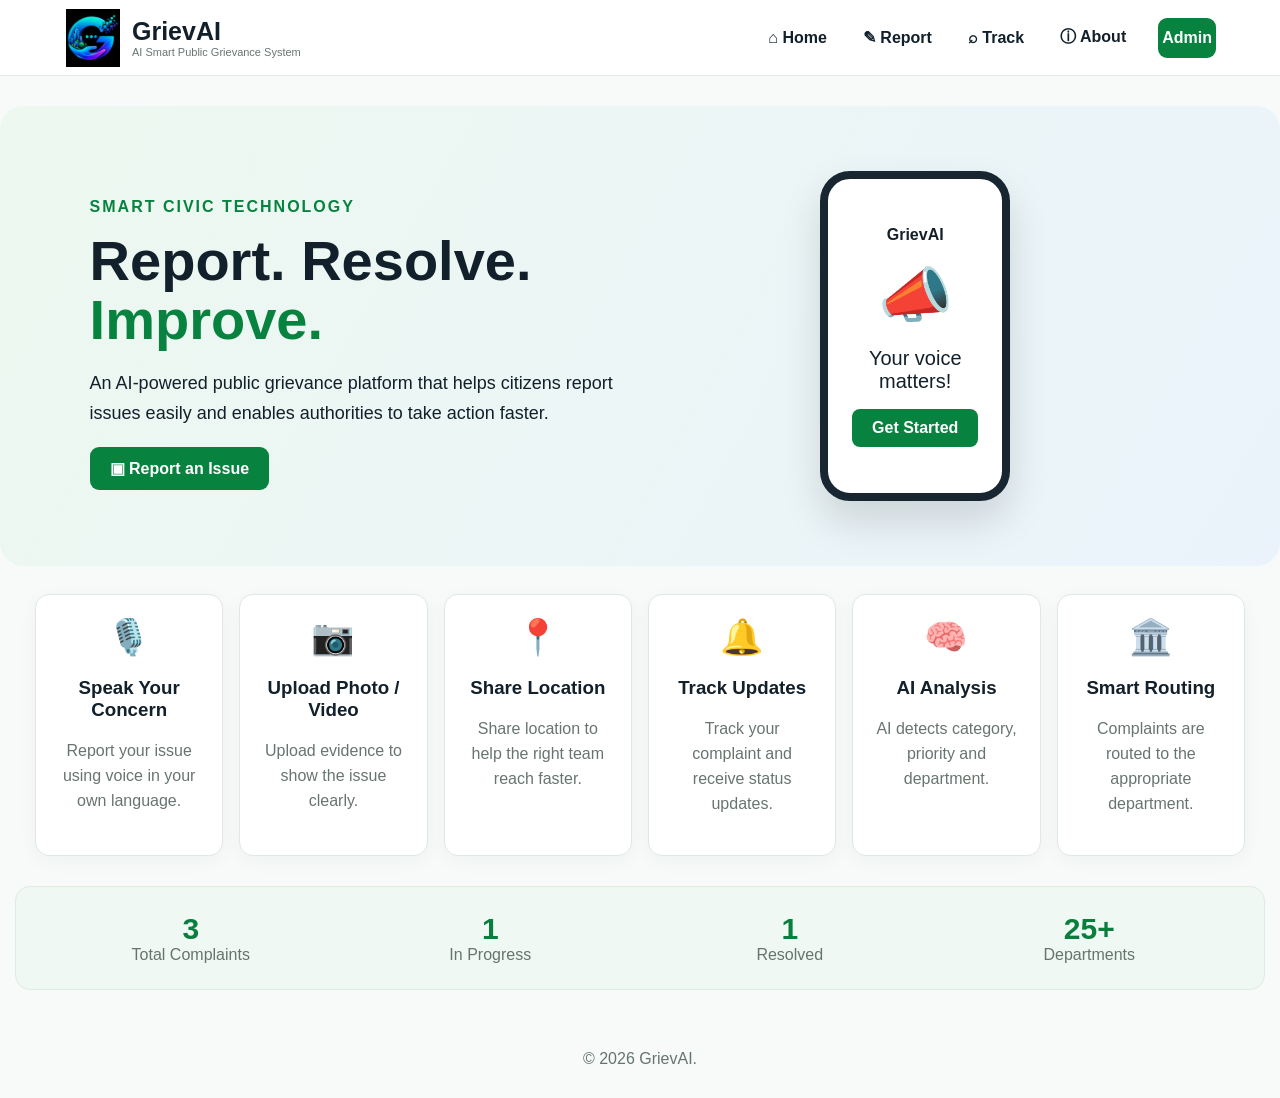
<file: index.html>
<!DOCTYPE html>
<html lang="en">
<head>
    <meta charset="UTF-8">
    <meta name="viewport" content="width=device-width, initial-scale=1.0">

    <title>GrievAI | Smart Public Grievance System</title>

     <!-- GrievAI Browser Icon -->
    <link
        rel="icon"
        type="image/x-icon"
        href="logo.ico"
    >

    <!-- Main CSS -->
    <link
        rel="stylesheet"
        href="css/style.css"
    >

<body>

<header class="topbar">

    <a class="brand" href="index.html">

        <img
            src="logo.png"
            alt="GrievAI Logo"
            class="logo"
        >

        <span>
            <b>GrievAI</b>
            <small>AI Smart Public Grievance System</small>
        </span>

    </a>

    <nav>

        <a href="index.html">⌂ Home</a>

        <a href="report.html">✎ Report</a>

        <a href="track.html">⌕ Track</a>

        <a href="index.html#about">ⓘ About</a>

        <a class="login-btn" href="dashboard.html">
            Admin
        </a>

    </nav>

</header>


<main>

    <!-- HERO SECTION -->

    <section class="hero">

        <div>

            <p class="eyebrow">
                SMART CIVIC TECHNOLOGY
            </p>

            <h1>
                Report. Resolve.
                <br>
                <span>Improve.</span>
            </h1>

            <p class="hero-text">
                An AI-powered public grievance platform that helps
                citizens report issues easily and enables authorities
                to take action faster.
            </p>

            <a class="btn primary" href="report.html">
                ▣ Report an Issue
            </a>

        </div>


        <div class="hero-art">

            <div class="city">
                🏙️
            </div>

            <div class="phone">

                <b>GrievAI</b>

                <strong>📣</strong>

                <span>
                    Your voice
                    <br>
                    matters!
                </span>

                <a href="report.html">
                    Get Started
                </a>

            </div>

        </div>

    </section>


    <!-- FEATURES -->

    <section class="features">

        <article>

            <div class="icon">
                🎙️
            </div>

            <h3>
                Speak Your Concern
            </h3>

            <p>
                Report your issue using voice
                in your own language.
            </p>

        </article>


        <article>

            <div class="icon">
                📷
            </div>

            <h3>
                Upload Photo / Video
            </h3>

            <p>
                Upload evidence to show the
                issue clearly.
            </p>

        </article>


        <article>

            <div class="icon">
                📍
            </div>

            <h3>
                Share Location
            </h3>

            <p>
                Share location to help the
                right team reach faster.
            </p>

        </article>


        <article>

            <div class="icon">
                🔔
            </div>

            <h3>
                Track Updates
            </h3>

            <p>
                Track your complaint and
                receive status updates.
            </p>

        </article>


        <article>

            <div class="icon">
                🧠
            </div>

            <h3>
                AI Analysis
            </h3>

            <p>
                AI detects category,
                priority and department.
            </p>

        </article>


        <article>

            <div class="icon">
                🏛️
            </div>

            <h3>
                Smart Routing
            </h3>

            <p>
                Complaints are routed to
                the appropriate department.
            </p>

        </article>

    </section>


    <!-- STATISTICS -->

    <section class="stats" id="about">

        <div>

            <b id="totalStat">
                0
            </b>

            <span>
                Total Complaints
            </span>

        </div>


        <div>

            <b id="progressStat">
                0
            </b>

            <span>
                In Progress
            </span>

        </div>


        <div>

            <b id="resolvedStat">
                0
            </b>

            <span>
                Resolved
            </span>

        </div>


        <div>

            <b>
                25+
            </b>

            <span>
                Departments
            </span>

        </div>

    </section>

</main>


<footer>

    © 2026 GrievAI.

</footer>


<script src="js/app.js"></script>

</body>
</html>
</file>
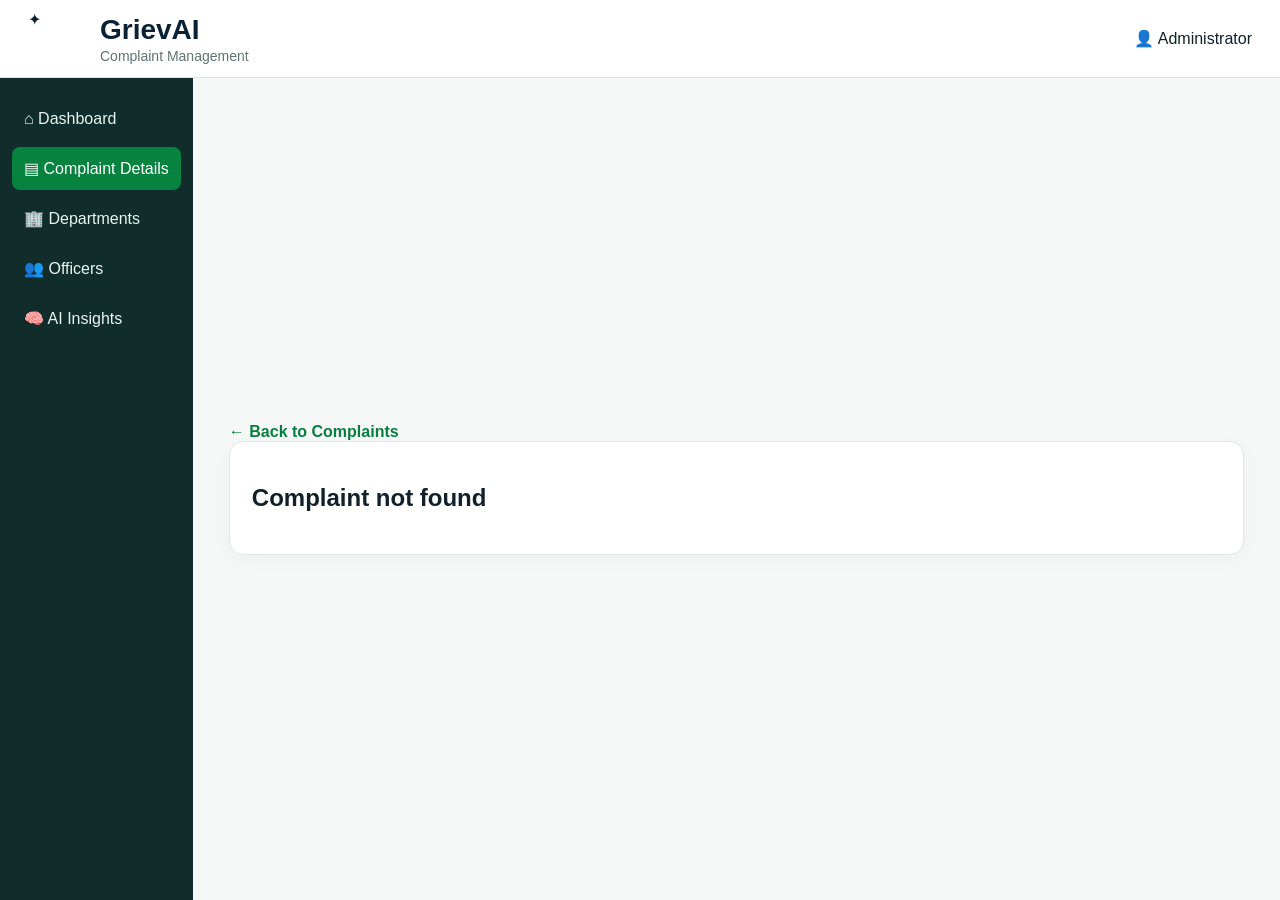
<file: complaint-details.html>
<!DOCTYPE html>
<html lang="en">

<head>

<meta charset="UTF-8">

<meta
    name="viewport"
    content="width=device-width, initial-scale=1.0"
>

<title>Complaint Details | GrievAI</title>
<link
        rel="icon"
        type="image/x-icon"
        href="logo.ico"
    >
<link rel="stylesheet" href="css/style.css">

</head>


<body class="admin-body">


<header class="admin-top">

<a
    class="brand light-brand"
    href="dashboard.html"
>

<span class="logo">
✦
</span>

<span>

<b>
GrievAI
</b>

<small>
Complaint Management
</small>

</span>

</a>


<div class="admin-user">
👤 Administrator
</div>

</header>



<div class="admin-layout">


<aside class="sidebar">

<a href="dashboard.html">
⌂ Dashboard
</a>

<a class="side-active">
▤ Complaint Details
</a>

<a href="departments.html">
🏢 Departments
</a>

<a>
👥 Officers
</a>

<a>
🧠 AI Insights
</a>

</aside>



<main class="admin-main">

<a
    href="dashboard.html"
    class="back"
>
← Back to Complaints
</a>


<div id="detail"></div>


</main>

</div>


<script src="js/app.js"></script>

<script src="js/details.js"></script>

</body>

</html>
</file>
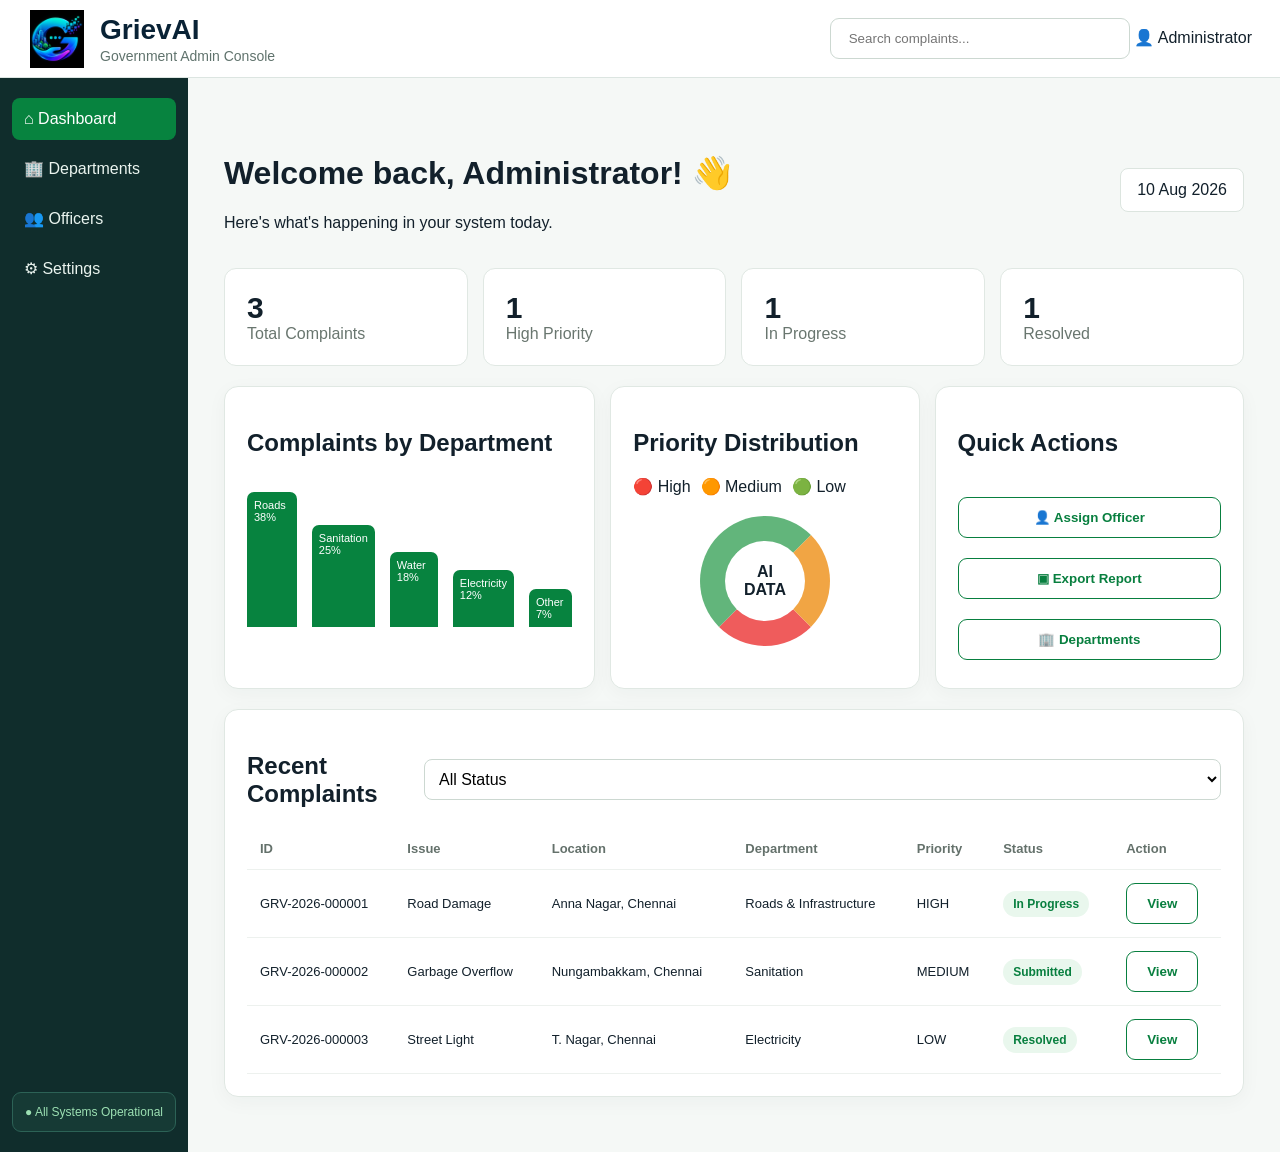
<file: dashboard.html>
<!DOCTYPE html>
<html lang="en">

<head>

    <meta charset="UTF-8">

    <meta
        name="viewport"
        content="width=device-width, initial-scale=1.0"
    >

    <title>
        GrievAI | Admin Dashboard
    </title>

    <!-- Dashboard Browser Tab Logo -->
    <link
        rel="icon"
        type="image/x-icon"
        href="logo.ico"
    >

    <!-- Main CSS -->
    <link
        rel="stylesheet"
        href="css/style.css"
    >

</head>

<body class="admin-body">


<header class="admin-top">

    <a
        class="brand light-brand"
        href="dashboard.html"
    >

        <img
            src="logo.png"
            alt="GrievAI Logo"
            class="logo"
        >

        <span>
            <b>GrievAI</b>
            <small>Government Admin Console</small>
        </span>

    </a>


    <div>

        <input
            id="adminSearch"
            placeholder="Search complaints..."
        >

        <span class="admin-user">
            👤 Administrator
        </span>

    </div>

</header>



<div class="admin-layout">


<aside class="sidebar">

<a class="side-active">
⌂ Dashboard
</a>

<a href="departments.html">
🏢 Departments
</a>

<a href="officers.html">
    👥 Officers
</a>

<a href="#" id="settingsBtn">
    ⚙ Settings
</a>


<div class="system">
● All Systems Operational
</div>

</aside>


<main class="admin-main">


<div class="admin-heading">

<div>

<h1>
Welcome back, Administrator! 👋
</h1>

<p>
Here's what's happening in your system today.
</p>

</div>


<span class="date">
10 Aug 2026
</span>

</div>



<section class="kpis">


<div>

<b id="kTotal">
0
</b>

<span>
Total Complaints
</span>

</div>


<div>

<b id="kHigh">
0
</b>

<span>
High Priority
</span>

</div>


<div>

<b id="kProgress">
0
</b>

<span>
In Progress
</span>

</div>


<div>

<b id="kResolved">
0
</b>

<span>
Resolved
</span>

</div>


</section>



<section class="charts">


<div class="card chart">

<h2>
Complaints by Department
</h2>


<div class="bars">

<i style="height:90%">
Roads 38%
</i>

<i style="height:68%">
Sanitation 25%
</i>

<i style="height:50%">
Water 18%
</i>

<i style="height:38%">
Electricity 12%
</i>

<i style="height:25%">
Other 7%
</i>

</div>

</div>



<div class="card chart">

<h2>
Priority Distribution
</h2>


<div class="priority-legend">

<span>
🔴 High
</span>

<span>
🟠 Medium
</span>

<span>
🟢 Low
</span>

</div>


<div class="donut">
AI
<br>
DATA
</div>

</div>



<div class="card chart">

<h2>
Quick Actions
</h2>


<button
    class="btn outline full"
    onclick="alert('Officer assignment panel opened')"
>
👤 Assign Officer
</button>


<button
    class="btn outline full"
    onclick="alert('Report exported')"
>
▣ Export Report
</button>


<button
    class="btn outline full"
    onclick="location.href='departments.html'"
>
🏢 Departments
</button>

</div>


</section>



<section class="card">


<div class="table-head">

<h2>
Recent Complaints
</h2>


<select id="statusFilter">

<option value="">
All Status
</option>

<option>
Submitted
</option>

<option>
In Progress
</option>

<option>
Resolved
</option>

</select>

</div>


<div class="table-wrap">

<table>

<thead>

<tr>

<th>ID</th>

<th>Issue</th>

<th>Location</th>

<th>Department</th>

<th>Priority</th>

<th>Status</th>

<th>Action</th>

</tr>

</thead>


<tbody id="complaintTable"></tbody>

</table>

</div>

</section>


</main>

</div>


<script src="js/app.js"></script>

<script src="js/dashboard.js"></script>

<!-- SETTINGS MODAL -->

<div class="modal" id="settingsModal">

    <div class="modal-box">

        <button
            class="modal-close"
            id="closeSettingsModal"
        >
            ×
        </button>

        <h2>⚙ Settings</h2>

        <p class="muted">
            Customize your GrievAI administration panel.
        </p>

        <div class="setting-row">

            <div>
                <b>Dark Mode</b>

                <small>
                    Change the entire GrievAI interface
                    to dark mode.
                </small>
            </div>

            <label class="switch">

                <input
                    type="checkbox"
                    id="darkModeToggle"
                >

                <span class="slider"></span>

            </label>

        </div>

        <div class="setting-info">
            🌙 Dark mode preference is saved automatically.
        </div>

    </div>

</div>
    
</body>

</html>
</file>
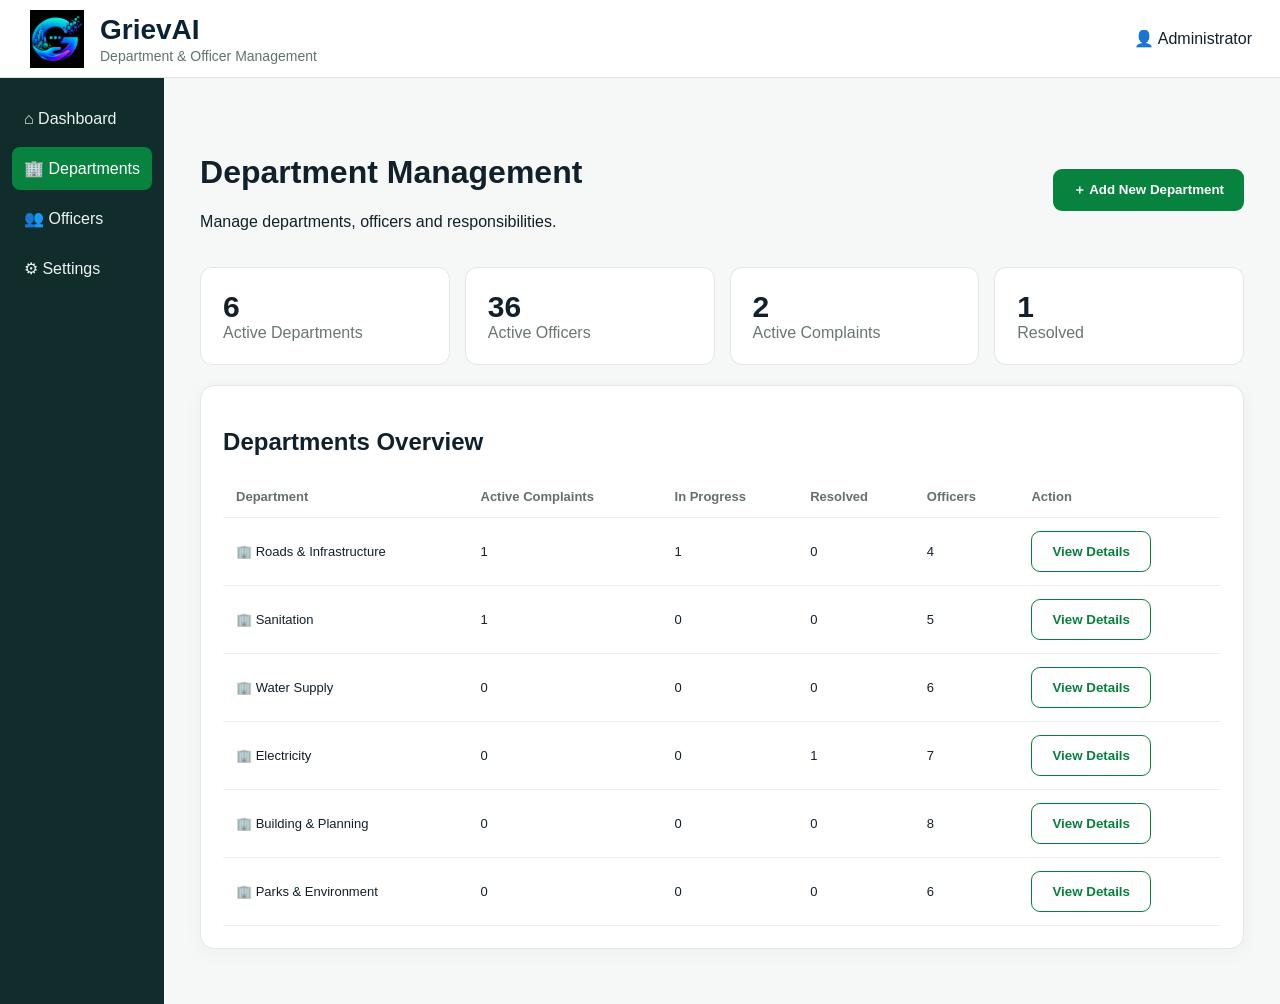
<file: departments.html>
<!DOCTYPE html>
<html lang="en">

<head>

<meta charset="UTF-8">

<meta
    name="viewport"
    content="width=device-width, initial-scale=1.0"
>

<title>Departments | GrievAI</title>
<link
        rel="icon"
        type="image/x-icon"
        href="logo.ico"
    >
<link rel="stylesheet" href="css/style.css">

</head>


<body class="admin-body">


<header class="admin-top">

<a
    class="brand light-brand"
    href="dashboard.html"
>

<img
            src="logo.png"
            alt="GrievAI Logo"
            class="logo"
        >

<span>

<b>
GrievAI
</b>

<small>
Department & Officer Management
</small>

</span>

</a>


<div class="admin-user">
👤 Administrator
</div>

</header>



<div class="admin-layout">


<aside class="sidebar">

<a href="dashboard.html">
⌂ Dashboard
</a>

<a class="side-active">
🏢 Departments
</a>

<a href="officers.html">
    👥 Officers
</a>

<a href="#" id="settingsBtn">
    ⚙ Settings
</a>

</aside>



<main class="admin-main">


<div class="admin-heading">

<div>

<h1>
Department Management
</h1>

<p>
Manage departments, officers and responsibilities.
</p>

</div>


<button
    class="btn primary"
    id="addDepartmentBtn"
>
    ＋ Add New Department
</button>

</div>



<section class="kpis">


<div>

<b>
12
</b>

<span>
Active Departments
</span>

</div>


<div>

<b>
48
</b>

<span>
Active Officers
</span>

</div>


<div>

<b id="dComplaints">
0
</b>

<span>
Active Complaints
</span>

</div>


<div>

<b id="dResolved">
0
</b>

<span>
Resolved
</span>

</div>


</section>



<section class="card">

<h2>
Departments Overview
</h2>


<div class="table-wrap">

<table>

<thead>

<tr>

<th>
Department
</th>

<th>
Active Complaints
</th>

<th>
In Progress
</th>

<th>
Resolved
</th>

<th>
Officers
</th>

<th>
Action
</th>

</tr>

</thead>


<tbody id="deptTable"></tbody>

</table>

</div>

</section>

<!-- ADD DEPARTMENT MODAL -->

<div
    class="modal"
    id="departmentModal"
>

    <div class="modal-box">

        <button
            class="modal-close"
            id="closeDepartmentModal"
        >
            ×
        </button>

        <h2>
            Add New Department
        </h2>

        <p class="muted">
            Enter the department details below.
        </p>


        <label>
            Department Name
        </label>

        <input
            type="text"
            id="newDepartmentName"
            placeholder="Example: Public Health"
        >


        <label>
            Number of Officers
        </label>

        <input
            type="number"
            id="newDepartmentOfficers"
            placeholder="Example: 5"
            min="1"
        >


        <label>
            Department Description
        </label>

        <textarea
            id="newDepartmentDescription"
            placeholder="Enter department responsibilities..."
        ></textarea>


        <button
            class="btn primary full"
            id="saveDepartmentBtn"
        >
            ✓ Add Department
        </button>

    </div>

</div>


<!-- SETTINGS MODAL -->

<div
    class="modal"
    id="settingsModal"
>

    <div class="modal-box">

        <button
            class="modal-close"
            id="closeSettingsModal"
        >
            ×
        </button>

        <h2>
            ⚙ Settings
        </h2>

        <p class="muted">
            Customize your GrievAI administration panel.
        </p>


        <div class="setting-row">

            <div>

                <b>
                    Dark Mode
                </b>

                <small>
                    Change the entire GrievAI interface
                    to dark mode.
                </small>

            </div>


            <label class="switch">

                <input
                    type="checkbox"
                    id="darkModeToggle"
                >

                <span class="slider"></span>

            </label>

        </div>


        <div class="setting-info">

            🌙 Dark mode preference is saved
            automatically.

        </div>

    </div>

</div>
</main>

</div>


<script src="js/app.js"></script>

<script src="js/departments.js"></script>

</body>

</html>
</file>
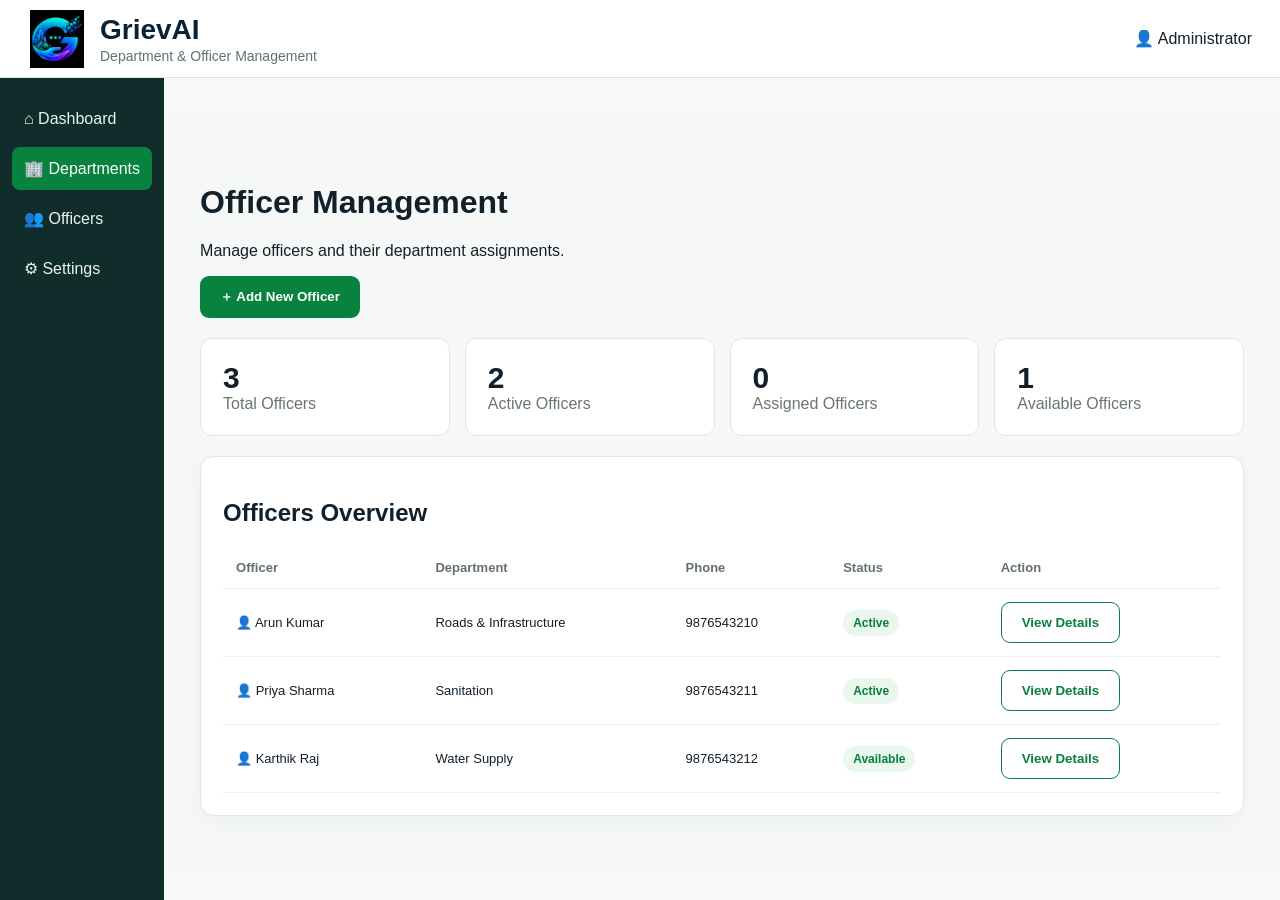
<file: officers.html>
<!DOCTYPE html>
<html lang="en">

<head>

    <meta charset="UTF-8">

    <meta
        name="viewport"
        content="width=device-width, initial-scale=1.0"
    >

    <title>GrievAI | Officer Management</title>

    <link
        rel="icon"
        type="image/x-icon"
        href="logo.ico"
    >

    <link
        rel="stylesheet"
        href="css/style.css"
    >

</head>

<body>

<header class="admin-top">

    <a
        class="brand light-brand"
        href="dashboard.html"
    >

        <img
            src="logo.png"
            alt="GrievAI Logo"
            class="logo"
        >

        <span>
            <b>GrievAI</b>
            <small>Department & Officer Management</small>
        </span>

    </a>

    <span>
        👤 Administrator
    </span>

</header>


<div class="admin-layout">

    <aside class="sidebar">

<a href="dashboard.html">
⌂ Dashboard
</a>

<a class="side-active">
🏢 Departments
</a>

<a href="officers.html">
    👥 Officers
</a>

<a href="#" id="settingsBtn">
    ⚙ Settings
</a>

</aside>



    <main class="admin-main">

        <div class="page-title">

            <div>

                <h1>
                    Officer Management
                </h1>

                <p>
                    Manage officers and their department assignments.
                </p>

            </div>

            <button
                class="btn primary"
                id="addOfficerBtn"
            >
                ＋ Add New Officer
            </button>

        </div>


        <section class="kpis">

            <div>
                <b id="totalOfficers">
                    0
                </b>

                <span>
                    Total Officers
                </span>
            </div>

            <div>
                <b id="activeOfficers">
                    0
                </b>

                <span>
                    Active Officers
                </span>
            </div>

            <div>
                <b id="assignedOfficers">
                    0
                </b>

                <span>
                    Assigned Officers
                </span>
            </div>

            <div>
                <b id="availableOfficers">
                    0
                </b>

                <span>
                    Available Officers
                </span>
            </div>

        </section>


        <section class="card">

            <h2>
                Officers Overview
            </h2>

            <table>

                <thead>

                    <tr>

                        <th>
                            Officer
                        </th>

                        <th>
                            Department
                        </th>

                        <th>
                            Phone
                        </th>

                        <th>
                            Status
                        </th>

                        <th>
                            Action
                        </th>

                    </tr>

                </thead>

                <tbody id="officerTable">

                </tbody>

            </table>

        </section>

    </main>

</div>


<!-- ADD OFFICER MODAL -->

<div
    class="modal"
    id="officerModal"
>

    <div class="modal-box">

        <button
            class="modal-close"
            id="closeOfficerModal"
        >
            ×
        </button>

        <h2>
            Add New Officer
        </h2>

        <label>
            Officer Name
        </label>

        <input
            id="officerName"
            type="text"
            placeholder="Enter officer name"
        >


        <label>
            Department
        </label>

        <select id="officerDepartment">

            <option value="">
                Select Department
            </option>

        </select>


        <label>
            Phone Number
        </label>

        <input
            id="officerPhone"
            type="tel"
            placeholder="Enter phone number"
        >


        <button
            class="btn primary full"
            id="saveOfficerBtn"
        >
            ✓ Add Officer
        </button>

    </div>

</div>


<script src="js/officers.js"></script>

</body>

</html>
</file>
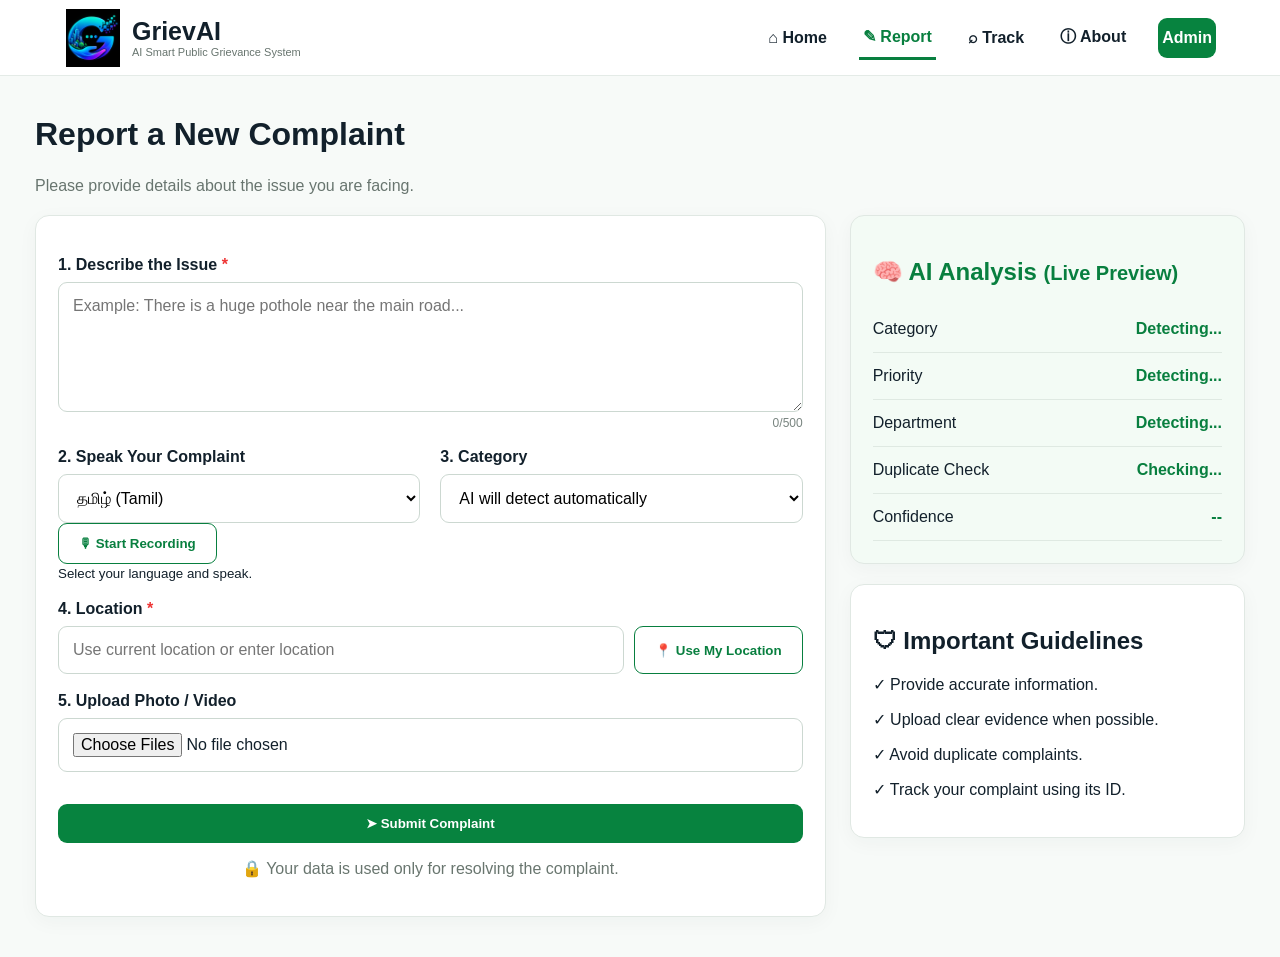
<file: report.html>
<!DOCTYPE html>
<html lang="en">
<head>
    <meta charset="UTF-8">
    <meta name="viewport" content="width=device-width, initial-scale=1.0">

    <title>Report Complaint | GrievAI</title>
    <link
        rel="icon"
        type="image/x-icon"
        href="logo.ico"
    >
    <link rel="stylesheet" href="css/style.css">
</head>

<body>

<header class="topbar">

    <a class="brand" href="index.html">

        <img
            src="logo.png"
            alt="GrievAI Logo"
            class="logo"
        >

        <span>
            <b>GrievAI</b>
            <small>AI Smart Public Grievance System</small>
        </span>

    </a>

    <nav>
        <a href="index.html">⌂ Home</a>
        <a class="active" href="report.html">✎ Report</a>
        <a href="track.html">⌕ Track</a>
        <a href="index.html#about">ⓘ About</a>
        <a class="login-btn" href="dashboard.html">Admin</a>
    </nav>

</header>


<main class="page">

    <h1>Report a New Complaint</h1>

    <p class="muted">
        Please provide details about the issue you are facing.
    </p>


    <div class="grid-2">

        <section class="card">

            <label>
                1. Describe the Issue <em>*</em>
            </label>

            <textarea
                id="description"
                maxlength="500"
                placeholder="Example: There is a huge pothole near the main road..."
            ></textarea>

            <div class="char">
                <span id="counter">0</span>/500
            </div>


            <div class="form-grid">

                <div>

    <label>
    2. Speak Your Complaint
</label>

<div class="voice-controls">

    <select id="voiceLanguage">

        <option value="ta-IN">
            தமிழ் (Tamil)
        </option>

        <option value="en-IN">
            English
        </option>

        <option value="hi-IN">
            हिन्दी (Hindi)
        </option>

        <option value="te-IN">
            తెలుగు (Telugu)
        </option>

        <option value="ml-IN">
            മലയാളം (Malayalam)
        </option>

        <option value="kn-IN">
            ಕನ್ನಡ (Kannada)
        </option>

    </select>


    <button
        type="button"
        class="btn outline"
        id="voiceBtn"
    >
        🎙 Start Recording
    </button>

</div>

<small id="voiceStatus">
    Select your language and speak.
</small>

</div>


                <div>

                    <label>
                        3. Category
                    </label>

                    <select id="category">

                        <option value="">
                            AI will detect automatically
                        </option>

                        <option>
                            Road Damage
                        </option>

                        <option>
                            Garbage Overflow
                        </option>

                        <option>
                            Water Leakage
                        </option>

                        <option>
                            Street Light
                        </option>

                        <option>
                            Electricity
                        </option>

                        <option>
                            Other
                        </option>

                    </select>

                </div>

            </div>


            <label>
                4. Location <em>*</em>
            </label>

            <div class="location-row">

                <input
                    id="location"
                    placeholder="Use current location or enter location"
                >

                <button
                    type="button"
                    class="btn outline"
                    id="locationBtn"
                >
                    📍 Use My Location
                </button>

            </div>


            <label>
                5. Upload Photo / Video
            </label>

            <input
                id="media"
                type="file"
                accept="image/*,video/*"
                multiple
            >

            <div
                id="filePreview"
                class="file-preview"
            ></div>


            <button
                class="btn primary full"
                id="submitComplaint"
            >
                ➤ Submit Complaint
            </button>


            <p class="privacy">
                🔒 Your data is used only for resolving the complaint.
            </p>

        </section>


        <aside>

            <div class="card ai-card">

                <h2>
                    🧠 AI Analysis
                    <small>(Live Preview)</small>
                </h2>


                <div class="ai-row">
                    <span>Category</span>
                    <b id="aiCategory">Detecting...</b>
                </div>


                <div class="ai-row">
                    <span>Priority</span>
                    <b id="aiPriority">Detecting...</b>
                </div>


                <div class="ai-row">
                    <span>Department</span>
                    <b id="aiDepartment">Detecting...</b>
                </div>


                <div class="ai-row">
                    <span>Duplicate Check</span>
                    <b id="aiDuplicate">Checking...</b>
                </div>


                <div class="ai-row">
                    <span>Confidence</span>
                    <b id="aiConfidence">--</b>
                </div>

            </div>


            <div class="card guidelines">

                <h2>
                    🛡 Important Guidelines
                </h2>

                <p>
                    ✓ Provide accurate information.
                </p>

                <p>
                    ✓ Upload clear evidence when possible.
                </p>

                <p>
                    ✓ Avoid duplicate complaints.
                </p>

                <p>
                    ✓ Track your complaint using its ID.
                </p>

            </div>

        </aside>

    </div>

</main>


<script src="js/complaint.js"></script>

</body>
</html>
</file>
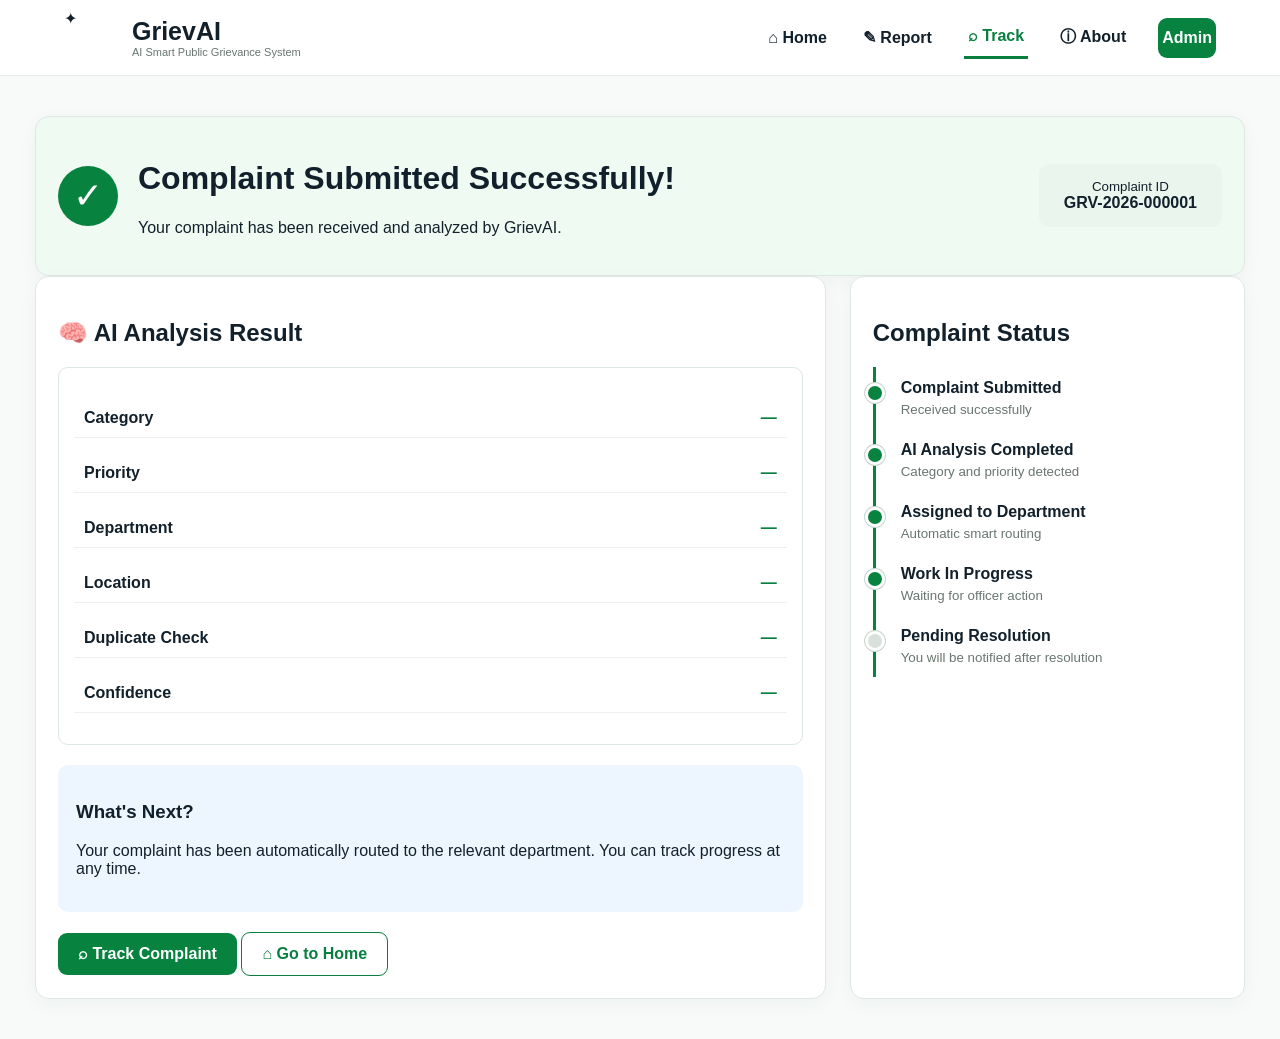
<file: result.html>
<!DOCTYPE html>
<html lang="en">

<head>

    <meta charset="UTF-8">

    <meta
        name="viewport"
        content="width=device-width, initial-scale=1.0"
    >

    <title>AI Analysis Result | GrievAI</title>

    <link rel="stylesheet" href="css/style.css">

</head>


<body>

<header class="topbar">

    <a class="brand" href="index.html">

        <span class="logo">✦</span>

        <span>
            <b>GrievAI</b>
            <small>AI Smart Public Grievance System</small>
        </span>

    </a>


    <nav>

        <a href="index.html">⌂ Home</a>

        <a href="report.html">✎ Report</a>

        <a class="active" href="track.html">⌕ Track</a>

        <a href="index.html#about">ⓘ About</a>

        <a class="login-btn" href="dashboard.html">
            Admin
        </a>

    </nav>

</header>


<main class="page">

    <div class="success card">

        <span class="success-icon">
            ✓
        </span>


        <div>

            <h1>
                Complaint Submitted Successfully!
            </h1>

            <p>
                Your complaint has been received and
                analyzed by GrievAI.
            </p>

        </div>


        <div class="complaint-id">

            <small>
                Complaint ID
            </small>

            <b id="resultId">
                GRV-2026-000001
            </b>

        </div>

    </div>


    <div class="grid-2">

        <section class="card">

            <h2>
                🧠 AI Analysis Result
            </h2>


            <div class="analysis-box">

                <p>
                    <b>Category</b>
                    <span id="resultCategory">—</span>
                </p>


                <p>
                    <b>Priority</b>
                    <span id="resultPriority">—</span>
                </p>


                <p>
                    <b>Department</b>
                    <span id="resultDepartment">—</span>
                </p>


                <p>
                    <b>Location</b>
                    <span id="resultLocation">—</span>
                </p>


                <p>
                    <b>Duplicate Check</b>
                    <span id="resultDuplicate">—</span>
                </p>


                <p>
                    <b>Confidence</b>
                    <span id="resultConfidence">—</span>
                </p>

            </div>


            <div class="next-box">

                <h3>
                    What's Next?
                </h3>

                <p>
                    Your complaint has been automatically
                    routed to the relevant department.
                    You can track progress at any time.
                </p>

            </div>


            <a
                class="btn primary"
                href="track.html"
            >
                ⌕ Track Complaint
            </a>


            <a
                class="btn outline"
                href="index.html"
            >
                ⌂ Go to Home
            </a>

        </section>


        <aside class="card">

            <h2>
                Complaint Status
            </h2>


            <div class="timeline">

                <div class="done">

                    <b>
                        Complaint Submitted
                    </b>

                    <small>
                        Received successfully
                    </small>

                </div>


                <div class="done">

                    <b>
                        AI Analysis Completed
                    </b>

                    <small>
                        Category and priority detected
                    </small>

                </div>


                <div class="done">

                    <b>
                        Assigned to Department
                    </b>

                    <small>
                        Automatic smart routing
                    </small>

                </div>


                <div class="current">

                    <b>
                        Work In Progress
                    </b>

                    <small>
                        Waiting for officer action
                    </small>

                </div>


                <div>

                    <b>
                        Pending Resolution
                    </b>

                    <small>
                        You will be notified after resolution
                    </small>

                </div>

            </div>

        </aside>

    </div>

</main>


<script src="js/app.js"></script>

<script>
    renderResult();
</script>

</body>
</html>
</file>
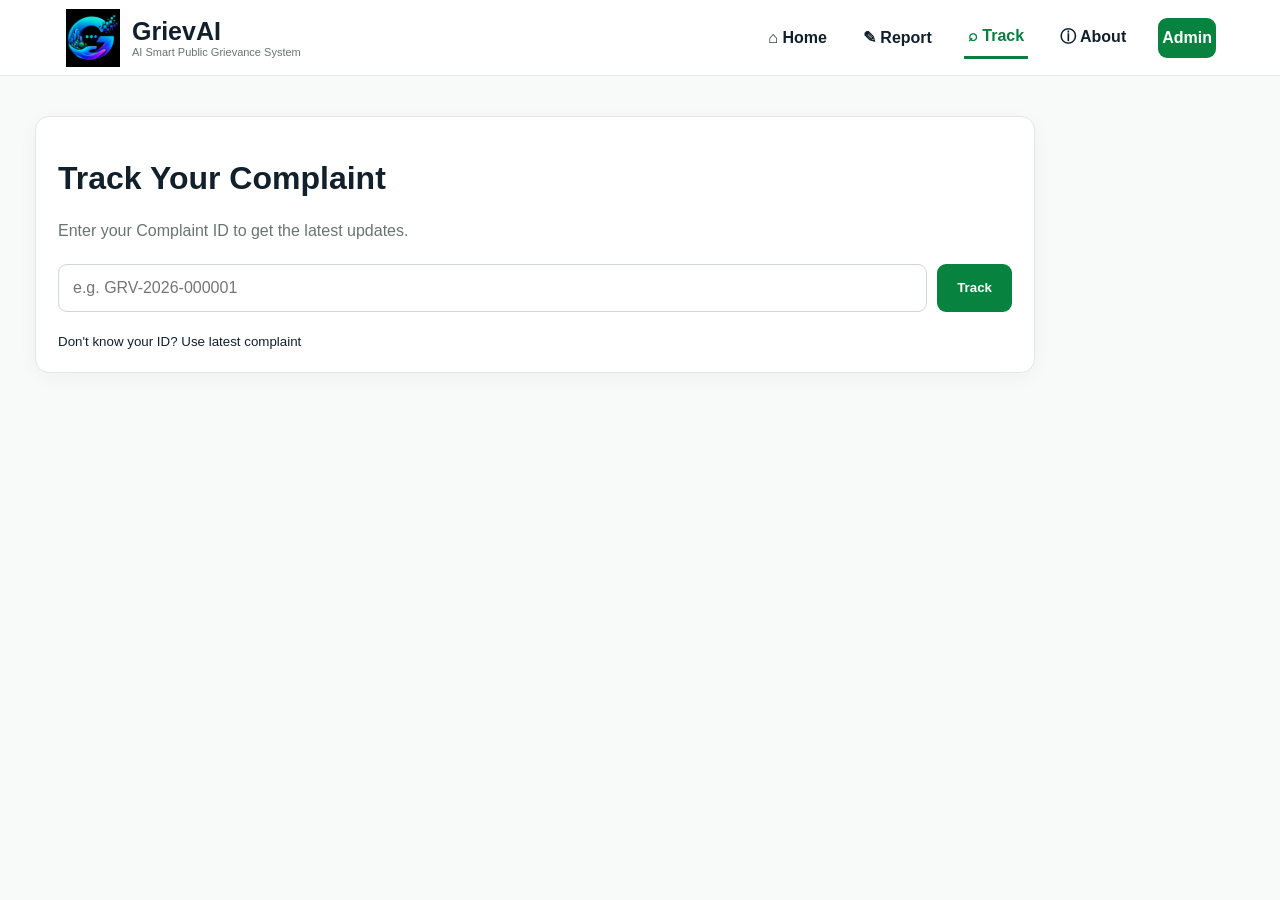
<file: track.html>
<!DOCTYPE html>
<html lang="en">

<head>

<meta charset="UTF-8">

<meta
    name="viewport"
    content="width=device-width, initial-scale=1.0"
>

<title>Track Complaint | GrievAI</title>
<link
        rel="icon"
        type="image/x-icon"
        href="logo.ico"
    >
<link rel="stylesheet" href="css/style.css">

</head>


<body>

<header class="topbar">

<a class="brand" href="index.html">

<img
            src="logo.png"
            alt="GrievAI Logo"
            class="logo"
        >

<span>
<b>GrievAI</b>
<small>AI Smart Public Grievance System</small>
</span>

</a>


<nav>

<a href="index.html">
⌂ Home
</a>

<a href="report.html">
✎ Report
</a>

<a class="active" href="track.html">
⌕ Track
</a>

<a href="index.html#about">
ⓘ About
</a>

<a class="login-btn" href="dashboard.html">
Admin
</a>

</nav>

</header>


<main class="page">


<div class="card search-card">

<h1>
Track Your Complaint
</h1>

<p class="muted">
Enter your Complaint ID to get the latest updates.
</p>


<div class="search-row">

<input
    id="trackId"
    placeholder="e.g. GRV-2026-000001"
>


<button
    class="btn primary"
    id="trackBtn"
>
Track
</button>

</div>


<small>

Don't know your ID?

<a
    href="#"
    onclick="loadLatest()"
>
Use latest complaint
</a>

</small>

</div>


<div id="trackResult"></div>


</main>


<script src="js/app.js"></script>

<script src="js/track.js"></script>

</body>

</html>
</file>
<file: css/style.css>
* {
    box-sizing: border-box;
}

body {
    margin: 0;
    font-family: Arial, sans-serif;
    color: #12202b;
    background: #f7faf8;
}

a {
    text-decoration: none;
    color: inherit;
}


/* HEADER */

.topbar {
    height: 76px;
    background: white;
    border-bottom: 1px solid #e4ebe7;

    display: flex;
    align-items: center;
    justify-content: space-between;

    padding: 0 5%;

    position: sticky;
    top: 0;
    z-index: 5;
}


.brand {
    display: flex;
    align-items: center;
    gap: 10px;
}


.brand b {
    font-size: 25px;
}


.brand small {
    display: block;
    font-size: 11px;
    color: #68756f;
}


.logo {
    width: 58px;
    height: 58px;

    object-fit: contain;

    display: block;

    flex-shrink: 0;
}


.topbar nav {
    display: flex;
    gap: 28px;
    align-items: center;

    font-weight: 600;
}


.topbar nav a {
    padding: 11px 4px;
}


.topbar nav .active {
    color: #087f3f;

    border-bottom: 3px solid #087f3f;
}


.login-btn,
.btn {
    border-radius: 9px;

    padding: 12px 20px;

    font-weight: 700;

    display: inline-block;

    border: 0;

    cursor: pointer;
}


.login-btn,
.btn.primary {
    background: #07833f;
    color: white;
}


/* HOME */

.hero {
    max-width: 1400px;

    margin: 30px auto 0;

    min-height: 430px;

    padding: 60px 7%;

    display: grid;
    grid-template-columns: 1fr 1fr;

    align-items: center;

    background:
        linear-gradient(
            120deg,
            #edf8f0,
            #eaf3fb
        );

    border-radius: 24px;
}


.eyebrow {
    color: #07833f;

    font-weight: 800;

    letter-spacing: 2px;
}


.hero h1 {
    font-size: 56px;

    line-height: 1.05;

    margin: 10px 0;
}


.hero h1 span {
    color: #07833f;
}


.hero-text {
    font-size: 18px;

    line-height: 1.7;

    max-width: 600px;
}


.hero-art {
    height: 340px;

    position: relative;

    display: grid;

    place-items: center;
}


.city {
    font-size: 170px;

    opacity: .5;
}


.phone {
    position: absolute;

    background: white;

    border: 8px solid #172630;

    border-radius: 30px;

    width: 190px;

    height: 330px;

    display: flex;

    flex-direction: column;

    align-items: center;

    justify-content: center;

    gap: 16px;

    box-shadow:
        0 20px 40px #0002;
}


.phone strong {
    font-size: 60px;
}


.phone span {
    text-align: center;

    font-size: 20px;
}


.phone a {
    background: #07833f;

    color: white;

    padding: 10px 20px;

    border-radius: 8px;

    font-weight: 700;
}


/* FEATURES */

.features {
    max-width: 1250px;

    margin: 28px auto;

    padding: 0 20px;

    display: grid;

    grid-template-columns:
        repeat(6, 1fr);

    gap: 16px;
}


.features article,
.card {
    background: white;

    border: 1px solid #e0e8e3;

    border-radius: 14px;

    padding: 22px;

    box-shadow:
        0 5px 20px #183d2a0a;
}


.features article {
    text-align: center;
}


.icon {
    font-size: 35px;
}


.features p,
.muted {
    color: #68756f;

    line-height: 1.55;
}


/* STATS */

.stats {
    max-width: 1250px;

    margin: 30px auto;

    padding: 25px;

    background: #eff8f2;

    border: 1px solid #dcece1;

    border-radius: 15px;

    display: grid;

    grid-template-columns:
        repeat(4, 1fr);

    text-align: center;
}


.stats b {
    display: block;

    font-size: 30px;

    color: #087f3f;
}


.stats span {
    color: #66746e;
}


footer {
    text-align: center;

    padding: 30px;

    color: #66746e;
}


/* GENERAL */

.page {
    max-width: 1250px;

    margin: 40px auto;

    padding: 0 20px;
}


.grid-2 {
    display: grid;

    grid-template-columns:
        2fr 1fr;

    gap: 24px;
}


.card label {
    display: block;

    font-weight: 700;

    margin: 18px 0 8px;
}


.card em {
    color: #e33;

    font-style: normal;
}


.card textarea,
.card input,
.card select {
    width: 100%;

    padding: 14px;

    border: 1px solid #ccd8d1;

    border-radius: 9px;

    font: inherit;

    background: white;
}


.card textarea {
    height: 130px;

    resize: vertical;
}


.char {
    text-align: right;

    color: #78847f;

    font-size: 12px;
}


.form-grid {
    display: grid;

    grid-template-columns:
        1fr 1fr;

    gap: 20px;
}


.btn.outline {
    background: white;

    color: #087f3f;

    border: 1px solid #087f3f;
}


.btn.full {
    width: 100%;

    margin-top: 20px;

    text-align: center;
}


.location-row {
    display: grid;

    grid-template-columns:
        1fr auto;

    gap: 10px;
}


.location-row .btn {
    white-space: nowrap;
}


.file-preview {
    display: flex;

    gap: 10px;

    flex-wrap: wrap;

    margin-top: 12px;
}


.file-chip {
    background: #eef7f0;

    padding: 9px 12px;

    border-radius: 8px;

    font-size: 13px;
}


.privacy {
    text-align: center;

    color: #69766f;
}


/* AI */

.ai-card {
    background: #f3fbf5;
}


.ai-card h2 {
    color: #087f3f;
}


.ai-row {
    display: flex;

    justify-content: space-between;

    padding: 14px 0;

    border-bottom:
        1px solid #dfe9e2;
}


.ai-row b {
    color: #087f3f;
}


.guidelines {
    margin-top: 20px;
}


/* RESULT */

.success {
    display: flex;

    align-items: center;

    gap: 20px;

    background: #effaf2;
}


.success-icon {
    width: 60px;
    height: 60px;

    border-radius: 50%;

    background: #07833f;

    color: white;

    display: grid;

    place-items: center;

    font-size: 36px;
}


.complaint-id {
    margin-left: auto;

    text-align: center;

    background: #eaf6ed;

    padding: 15px 25px;

    border-radius: 10px;
}


.complaint-id b,
.complaint-id small {
    display: block;
}


.analysis-box {
    border: 1px solid #dbe8df;

    border-radius: 10px;

    padding: 15px;
}


.analysis-box p {
    display: flex;

    justify-content: space-between;

    border-bottom:
        1px solid #edf0ee;

    padding: 10px;
}


.analysis-box p span {
    font-weight: 700;

    color: #087f3f;
}


.next-box {
    background: #edf6ff;

    padding: 18px;

    border-radius: 10px;

    margin: 20px 0;
}


/* TIMELINE */

.timeline {
    border-left:
        3px solid #07833f;

    padding-left: 25px;
}


.timeline > div {
    padding: 12px 0;

    position: relative;
}


.timeline > div:before {
    content: "";

    position: absolute;

    left: -36px;

    top: 16px;

    width: 14px;

    height: 14px;

    border-radius: 50%;

    background: #d8e1dc;

    border: 3px solid white;

    box-shadow:
        0 0 0 1px #cad7d0;
}


.timeline .done:before,
.timeline .current:before {
    background: #07833f;
}


.timeline small {
    display: block;

    color: #69766f;

    margin-top: 5px;
}


/* TRACK */

.search-card {
    max-width: 1000px;
}


.search-row {
    display: grid;

    grid-template-columns:
        1fr auto;

    gap: 10px;

    margin: 20px 0;
}


.track-box {
    margin-top: 25px;
}


.status-pill {
    padding: 6px 10px;

    border-radius: 15px;

    background: #e9f7ed;

    color: #087f3f;

    font-weight: 700;

    font-size: 12px;
}


/* ADMIN */

.admin-body {
    background: #f5f8f6;
}


.admin-top {
    height: 76px;

    background: white;

    border-bottom:
        1px solid #dde6e0;

    padding: 0 25px;

    display: flex;

    justify-content: space-between;

    align-items: center;
}


.admin-top input {
    padding: 12px 18px;

    border: 1px solid #ccd8d1;

    border-radius: 9px;

    width: 300px;
}


.admin-layout {
    display: grid;

    grid-template-columns: 220px 1fr;

    min-height:
        calc(100vh - 76px);
}


.sidebar {
    background: #102d2c;

    color: #eaf4ef;

    padding: 20px 12px;

    display: flex;

    flex-direction: column;

    gap: 7px;
}


.sidebar a {
    padding: 12px;

    border-radius: 8px;
}


.sidebar a:hover,
.side-active {
    background: #07833f !important;

    color: white;
}


.sidebar hr {
    width: 100%;

    border: 0;

    border-top:
        1px solid #31514d;

    margin: 15px 0;
}


.system {
    margin-top: auto;

    padding: 12px;

    background: #163a35;

    border: 1px solid #2c6256;

    border-radius: 9px;

    color: #9ce0b3;

    font-size: 12px;
}


.admin-main {
    padding: 30px;

    max-width: 1500px;

    width: 100%;

    margin: auto;
}


.admin-heading {
    display: flex;

    justify-content: space-between;

    align-items: center;
}


.date {
    background: white;

    border: 1px solid #dce5df;

    padding: 12px 16px;

    border-radius: 8px;
}


.kpis {
    display: grid;

    grid-template-columns:
        repeat(4, 1fr);

    gap: 15px;

    margin: 20px 0;
}


.kpis > div {
    background: white;

    border: 1px solid #e0e8e3;

    border-radius: 12px;

    padding: 22px;
}


.kpis b {
    display: block;

    font-size: 30px;
}


.kpis span {
    color: #69766f;
}


.charts {
    display: grid;

    grid-template-columns:
        1.2fr 1fr 1fr;

    gap: 15px;

    margin-bottom: 20px;
}


.chart {
    min-height: 260px;
}


.bars {
    height: 150px;

    display: flex;

    align-items: end;

    gap: 15px;
}


.bars i {
    background: #07833f;

    color: white;

    padding: 7px;

    border-radius:
        7px 7px 0 0;

    font-size: 11px;

    display: flex;

    align-items: flex-start;

    font-style: normal;
}


.donut {
    margin: 20px auto;

    border: 25px solid #62b57b;

    border-right-color: #f1a544;

    border-bottom-color: #ef5c5c;

    border-radius: 50%;

    width: 130px;

    height: 130px;

    display: grid;

    place-items: center;

    text-align: center;

    font-weight: 800;
}


.priority-legend {
    display: flex;

    gap: 10px;

    flex-wrap: wrap;
}


/* TABLE */

.table-head {
    display: flex;

    justify-content: space-between;

    align-items: center;
}


.table-head select {
    padding: 10px;

    border: 1px solid #ccd8d1;

    border-radius: 8px;
}


.table-wrap {
    overflow: auto;
}


table {
    width: 100%;

    border-collapse: collapse;
}


th,
td {
    padding: 13px;

    border-bottom:
        1px solid #edf1ee;

    text-align: left;

    font-size: 13px;
}


th {
    color: #64716b;
}


/* DETAILS */

.back {
    color: #087f3f;

    font-weight: 700;
}


.detail-grid {
    display: grid;

    grid-template-columns:
        1fr 1fr 320px;

    gap: 15px;
}


.detail-wide {
    grid-column: span 2;
}


.recommend {
    background: #effaf2;

    border: 1px solid #cfe7d5;

    padding: 18px;

    border-radius: 10px;
}


.action-stack {
    display: grid;

    gap: 10px;
}


.action-stack button {
    width: 100%;
}


.note {
    background: #fff7e8;

    padding: 15px;

    border-radius: 10px;

    margin-top: 20px;
}


.activity {
    border-left:
        3px solid #07833f;

    padding-left: 18px;
}


.activity p {
    padding: 8px 0;
}


/* MOBILE */

@media(max-width:900px) {

    .hero {
        grid-template-columns: 1fr;
    }

    .features {
        grid-template-columns:
            repeat(2, 1fr);
    }

    .grid-2,
    .detail-grid,
    .charts {
        grid-template-columns: 1fr;
    }

    .kpis {
        grid-template-columns:
            repeat(2, 1fr);
    }

    .admin-layout {
        grid-template-columns: 1fr;
    }

    .sidebar {
        display: none;
    }

    .hero h1 {
        font-size: 42px;
    }

    .stats {
        grid-template-columns:
            repeat(2, 1fr);
    }

    .form-grid {
        grid-template-columns: 1fr;
    }

}


@media(max-width:560px) {

    .features {
        grid-template-columns: 1fr;
    }

    .kpis {
        grid-template-columns: 1fr;
    }

    .topbar nav {
        gap: 10px;
        font-size: 12px;
    }

    .topbar nav a:nth-child(4) {
        display: none;
    }

    .hero {
        padding: 35px 25px;
    }

    .search-row,
    .location-row {
        grid-template-columns: 1fr;
    }

    .admin-top input {
        width: 150px;
    }

}
/* =====================================
   MODALS
===================================== */

.modal {
    position: fixed;

    inset: 0;

    background: rgba(0, 0, 0, 0.55);

    display: none;

    align-items: center;

    justify-content: center;

    z-index: 1000;

    padding: 20px;
}


.modal.show {
    display: flex;
}


.modal-box {
    width: 100%;

    max-width: 520px;

    background: white;

    border-radius: 18px;

    padding: 30px;

    position: relative;

    box-shadow:
        0 25px 70px rgba(0,0,0,.25);
}


.modal-box h2 {
    margin-top: 0;
}


.modal-box label {
    display: block;

    margin-top: 18px;

    margin-bottom: 7px;

    font-weight: 700;
}


.modal-box input,
.modal-box textarea {
    width: 100%;

    padding: 13px;

    border: 1px solid #ccd8d1;

    border-radius: 9px;

    font: inherit;
}


.modal-box textarea {
    min-height: 100px;

    resize: vertical;
}


.modal-close {
    position: absolute;

    right: 18px;

    top: 15px;

    border: none;

    background: transparent;

    font-size: 30px;

    cursor: pointer;

    color: #555;
}


.setting-row {
    display: flex;

    justify-content: space-between;

    align-items: center;

    padding: 20px 0;

    border-top: 1px solid #e2e8e4;

    border-bottom: 1px solid #e2e8e4;

    margin-top: 20px;
}


.setting-row small {
    display: block;

    color: #6b7771;

    margin-top: 5px;

    max-width: 300px;
}


.setting-info {
    margin-top: 18px;

    padding: 14px;

    border-radius: 9px;

    background: #eff8f2;

    color: #087f3f;

    font-size: 13px;
}


/* =====================================
   DARK MODE
===================================== */

body.dark-mode {
    background: #101716;

    color: #edf5f1;
}


body.dark-mode .admin-top,
body.dark-mode .card,
body.dark-mode .modal-box,
body.dark-mode .kpis > div {
    background: #182321;

    color: #edf5f1;

    border-color: #30413c;
}


body.dark-mode .admin-top {
    border-bottom-color: #30413c;
}


body.dark-mode .admin-main {
    color: #edf5f1;
}


body.dark-mode .muted,
body.dark-mode .kpis span,
body.dark-mode .brand small {
    color: #a9b8b2;
}


body.dark-mode table {
    color: #edf5f1;
}


body.dark-mode th {
    color: #a9b8b2;
}


body.dark-mode td {
    border-bottom-color: #30413c;
}


body.dark-mode .table-head select,
body.dark-mode .modal-box input,
body.dark-mode .modal-box textarea {
    background: #101716;

    color: #edf5f1;

    border-color: #40534c;
}


body.dark-mode .btn.outline {
    background: #182321;

    color: #72d99a;

    border-color: #36a866;
}


body.dark-mode .date {
    background: #182321;

    color: #edf5f1;

    border-color: #30413c;
}


body.dark-mode .setting-info {
    background: #153126;

    color: #7be2a2;
}


body.dark-mode .setting-row {
    border-color: #30413c;
}


body.dark-mode .modal-close {
    color: #edf5f1;
}


body.dark-mode .status-pill {
    background: #173a29;

    color: #7be2a2;
}


/* =====================================
   DARK MODE - HOME / CITIZEN PAGES
===================================== */

body.dark-mode .topbar {
    background: #182321;

    border-color: #30413c;
}


body.dark-mode .topbar nav a {
    color: #edf5f1;
}


body.dark-mode .topbar nav .active {
    color: #72d99a;

    border-color: #36a866;
}


body.dark-mode .hero {
    background:
        linear-gradient(
            120deg,
            #172820,
            #17242d
        );
}


body.dark-mode .hero-text,
body.dark-mode .features p,
body.dark-mode .muted {
    color: #a9b8b2;
}


body.dark-mode .features article,
body.dark-mode .stats {
    background: #182321;

    border-color: #30413c;
}


body.dark-mode .stats {
    background: #153126;
}


body.dark-mode .card label {
    color: #edf5f1;
}


body.dark-mode .card textarea,
body.dark-mode .card input,
body.dark-mode .card select {
    background: #101716;

    color: #edf5f1;

    border-color: #40534c;
}


body.dark-mode footer {
    color: #a9b8b2;
}

/* =====================================
   ADMIN LAYOUT
===================================== */

.admin-layout {
    display: flex;
    min-height: calc(100vh - 78px);
}


/* LEFT SIDEBAR */

.admin-sidebar {
    width: 258px;
    min-width: 258px;

    background: #0b302d;

    color: white;

    padding: 24px 14px;

    display: flex;
    flex-direction: column;

    gap: 8px;

    box-sizing: border-box;
}


/* SIDEBAR LINKS */

.admin-sidebar a {
    display: flex;

    align-items: center;

    width: 100%;

    box-sizing: border-box;

    padding: 14px 16px;

    border-radius: 10px;

    color: white;

    text-decoration: none;

    font-size: 17px;

    font-weight: 600;

    transition: 0.2s ease;
}


/* HOVER */

.admin-sidebar a:hover {
    background: rgba(255, 255, 255, 0.10);
}


/* ACTIVE */

.admin-sidebar a.active {
    background: #087f3f;

    color: white;
}


/* MAIN CONTENT */

.admin-main {
    flex: 1;

    min-width: 0;

    padding: 55px 36px;

    background: #f5f8f6;

    box-sizing: border-box;
}


/* =====================================
   ADMIN HEADER
===================================== */

.admin-top {
    height: 78px;

    display: flex;

    align-items: center;

    justify-content: space-between;

    padding: 0 28px;

    box-sizing: border-box;

    background: white;

    border-bottom: 1px solid #dce5e1;

    position: relative;

    z-index: 10;
}


/* LOGO */

.admin-top .logo {
    width: 58px;

    height: 58px;

    object-fit: contain;

    display: block;

    flex-shrink: 0;
}


/* BRAND */

.admin-top .brand {
    display: flex;

    align-items: center;

    gap: 14px;

    text-decoration: none;

    color: #092235;
}


.admin-top .brand b {
    display: block;

    font-size: 28px;
}


.admin-top .brand small {
    display: block;

    margin-top: 2px;

    color: #60736d;

    font-size: 14px;
}


/* =====================================
   DARK MODE SIDEBAR
===================================== */

body.dark-mode .admin-sidebar {
    background: #091f1c;
}


body.dark-mode .admin-sidebar a {
    color: #f1f7f4;
}


body.dark-mode .admin-sidebar a:hover {
    background: #173a34;
}


body.dark-mode .admin-sidebar a.active {
    background: #087f3f;
}


/* =====================================
   DARK MODE ADMIN LAYOUT
===================================== */

body.dark-mode .admin-main {
    background: #0f1715;
}


body.dark-mode .admin-top {
    background: #17221f;

    border-color: #30413b;
}


body.dark-mode .admin-top .brand {
    color: white;
}


body.dark-mode .admin-top .brand small {
    color: #a9b8b2;
}
</file>
